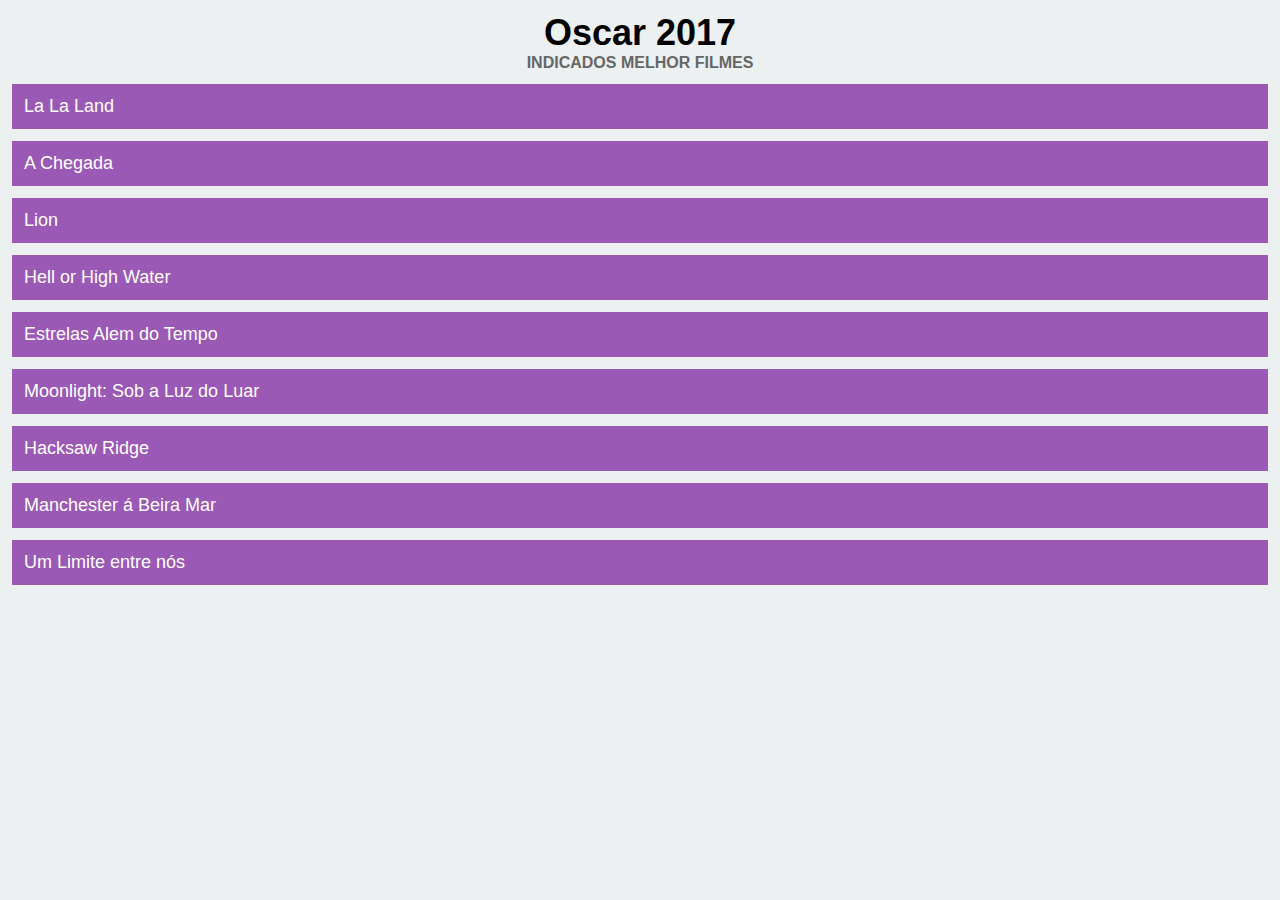
<file: Projeto 001/index.html>
<!DOCTYPE html>
<html lang="pt-br">
    <head>
        <meta charset="UTF-8">
        <title>Oscar 2999</title>
        <link rel="stylesheet" href="estilo.css">
    </head>

    <body>
      <h1>Oscar 2017</h1>
      <h2>Indicados Melhor Filmes</h2>
      
      <ul>
          <li>La La Land</li>
          <li>A Chegada</li>
          <li>Lion</li>
          <li>Hell or High Water</li>
          <li>Estrelas Alem do Tempo</li>
          <li>Moonlight: Sob a Luz do Luar</li>
          <li>Hacksaw Ridge</li>
          <li>Manchester á Beira Mar</li>
          <li>Um Limite entre nós</li>
      </ul>
</body>
</html>
</file>
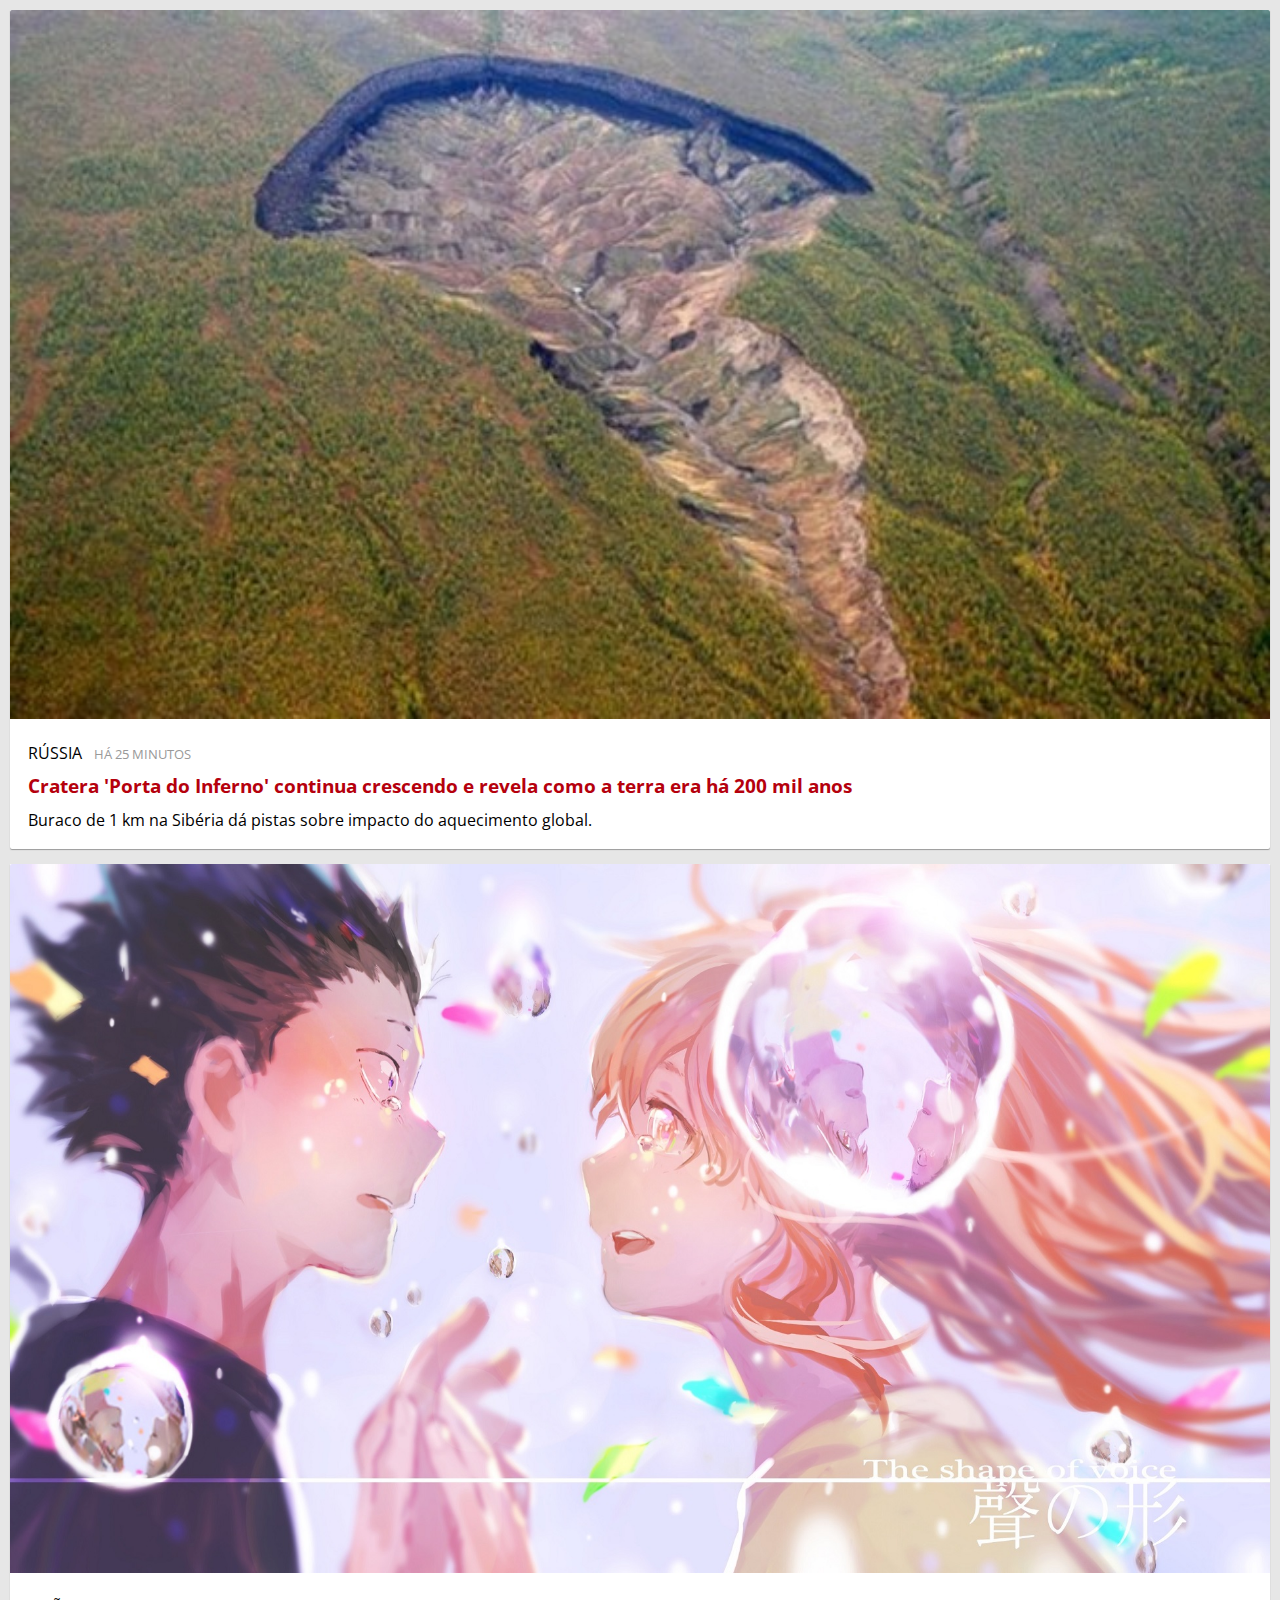
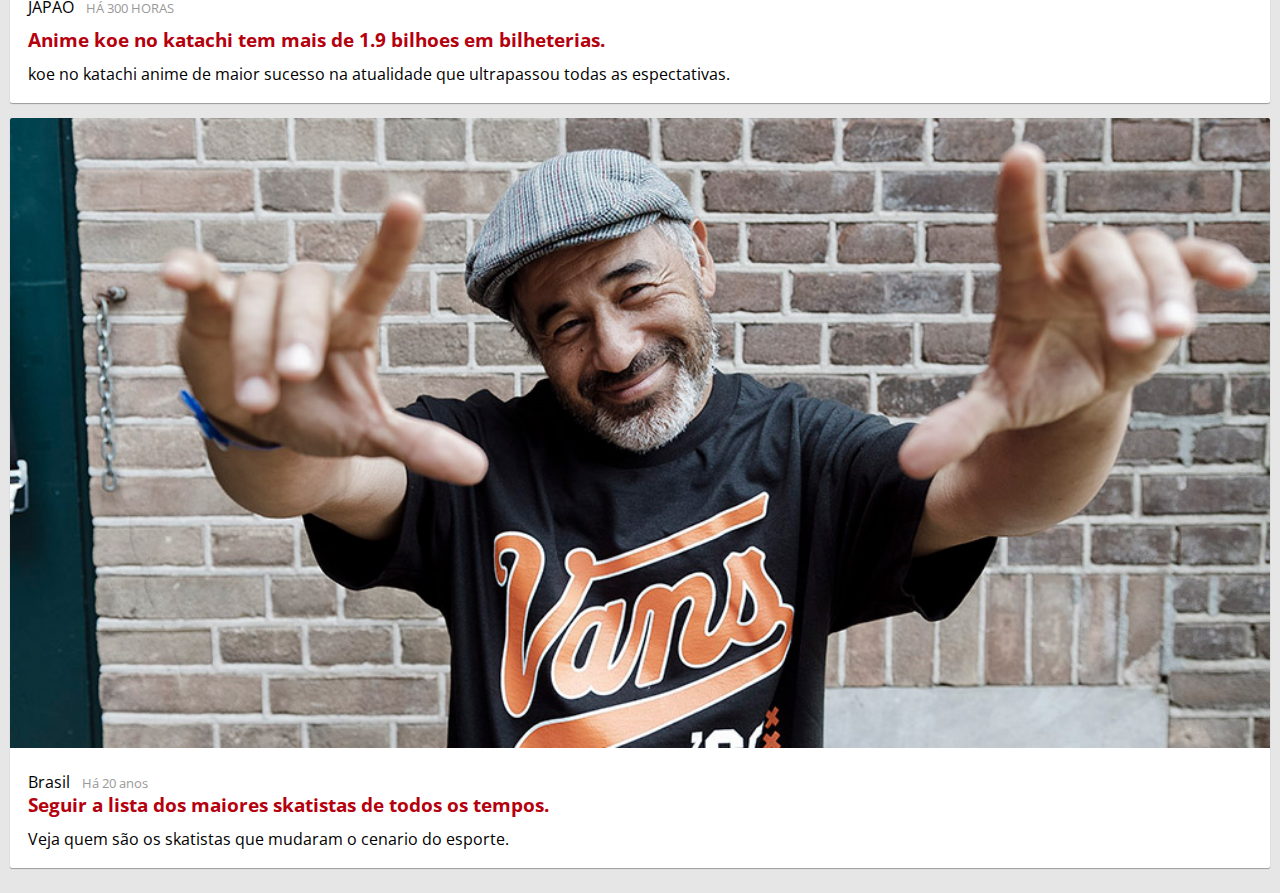
<file: Projeto 002/index.html>
<!DOCTYPE html>
<html lang="pt-br">
<head>
    <meta charset="UTF-8">
    <title>Projeto 002</title>
    
    <link href="http://fonts.googleapis.com/css?family=Open+Sans" rel="stylesheet">
    
    <link rel="stylesheet" href="estilo.css">
    
    
</head>
<body>
   
   <div class="noticia">
       
       <a href="http://bit.ly/pm-proj002-noticia">
           <img src="cratera.jpg" alt="foto da cratera">
       </a>
       
       <div class="texto">
       
       <div class="detalhes">
           <span class="local">Rússia</span>
           <span class="quando">Há 25 minutos</span>
       </div>
       
       <h2>
           <a href="http://bit.ly/pm-proj002-noticia">
               Cratera 'Porta do Inferno' continua crescendo e revela como a terra era há 200 mil anos
           </a>
       </h2>
       
       <p>
           Buraco de 1 km na Sibéria dá pistas sobre impacto do aquecimento global.
       </p>
       </div>
       
   </div>
   <div class="noticia">
       
       <a href="http://www.intoxianime.com/category/koe-no-katachi/">
           <img src="Anime.jpg" alt="foto do anime">
       </a>
       
       <div class="texto">
           
           <div class="detalhes">
               <span class="local">Japão</span>
               <span class="quando">Há 300 horas</span>
           </div>
           
           <h2>
               <a href="http://www.intoxianime.com/category/koe-no-katachi/">
                   Anime koe no katachi tem mais de 1.9 bilhoes em bilheterias.
               </a>
           </h2>
           
           <p>
               koe no katachi anime de maior sucesso na atualidade que ultrapassou todas as espectativas.
           </p>
       </div>
   </div>
    
    <div class="noticia">
        <a href="https://top10mais.org/top-10-melhores-skatistas-de-todos-os-tempos/">
            <img src="Steve.jpg" alt="foto de skate">
        </a>
        
        <div class="texto">
           
           <div class="detalhe">
               <span class="local">Brasil</span>
               <span class="quando">Há 20 anos</span>
           </div>
            
            <h2>
                <a href="https://top10mais.org/top-10-melhores-skatistas-de-todos-os-tempos/">
                    Seguir a lista dos maiores skatistas de todos os tempos.
                </a>
            </h2>
            
            <p>
                Veja quem são os skatistas que mudaram o cenario do esporte.
            </p>
        </div>
    </div>
</body>
</html>
</file>
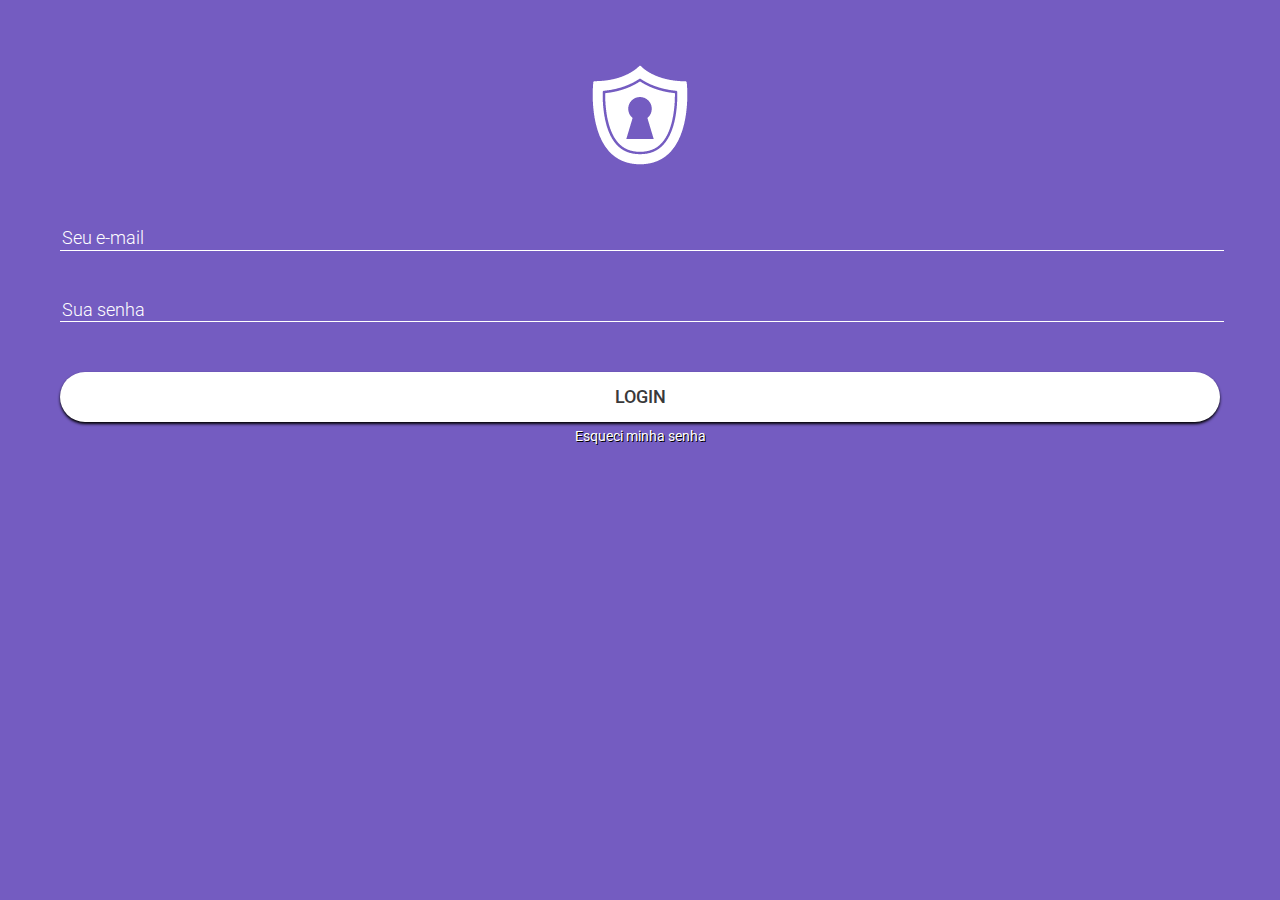
<file: Projeto 003/index.html>
<!DOCTYPE html>
<html lang="pt-br">
<head>
    <meta charset="UTF-8">
    <title>Login</title>
    
    <link rel="stylesheet" href="normalize.css">
    
    <link rel="stylesheet" href="estilo.css">
    
    <link href="https://fonts.googleapis.com/css?family=Roboto:300,400,500" rel="stylesheet">
    
</head>
      
<body>
  <img src="Logo.png">
     
<form action="">
    <input type="e-mail" placeholder="Seu e-mail">
    <input type="password" placeholder="Sua senha">
    <button>login</button>
</form>
   <a href="senha.html">Esqueci minha senha</a>
   
   
</body>
</html>
</file>
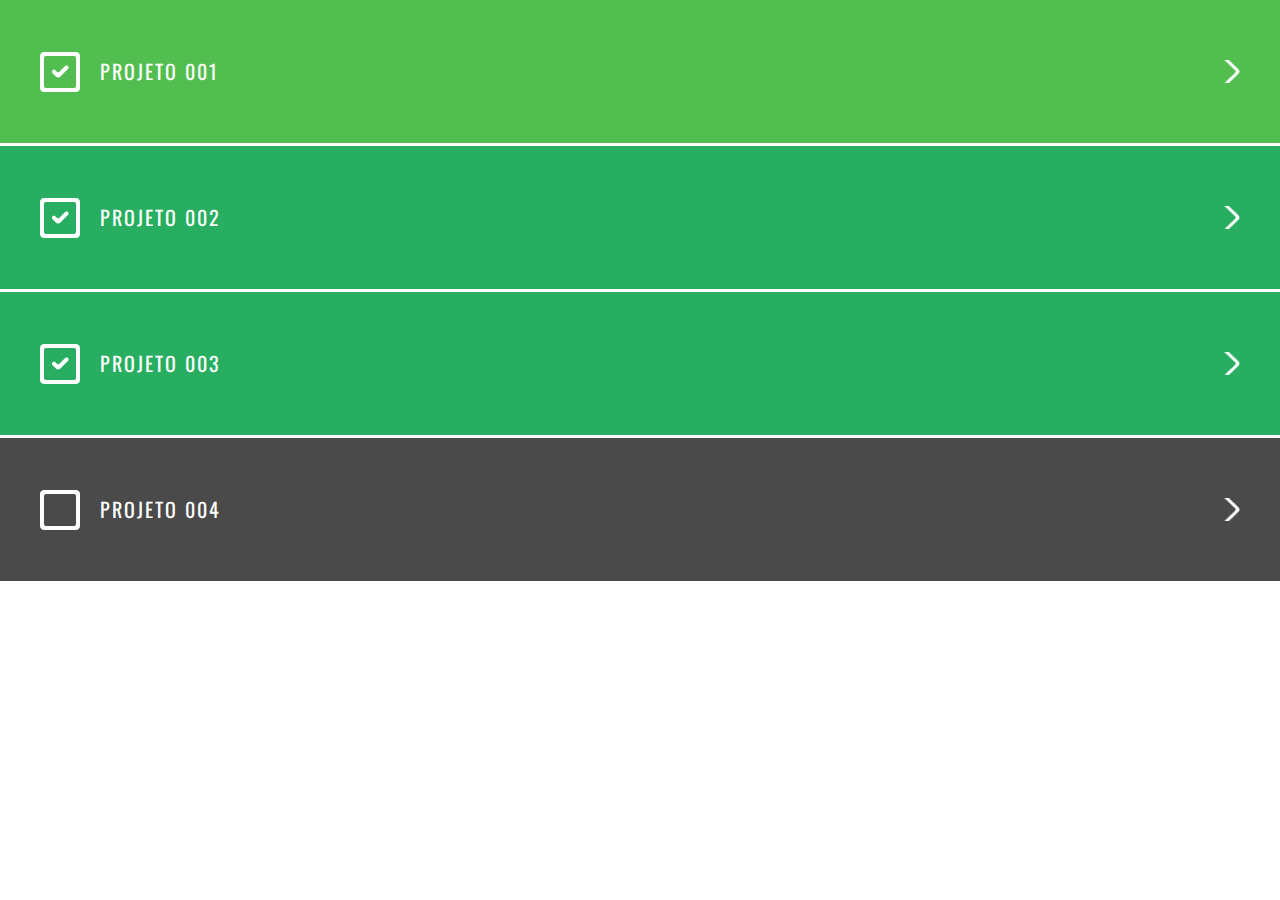
<file: Projeto 004/index.html>
<!DOCTYPE html>
<html lang="pt-br">
<head>
    <meta charset="UTF-8">
    <title>Projeto 004</title>
    <link rel="stylesheet" href="normalize.css">
    <link href="https://fonts.googleapis.com/css?family=Oswald:500" rel="stylesheet">
    <link rel="stylesheet" href="estilo.css">
</head>
<body>
    <ul>
        <li class="feito">
        <a href="../Projeto%20001/">Projeto 001</a>
        </li>
        <li class="feito">
        <a href="../Projeto%20002/">Projeto 002</a>
        </li>
        <li class="feito">
        <a href="../Projeto%20003/">Projeto 003</a>
        </li>
        <li><a href="../Projeto%20004/">Projeto 004</a></li>
    </ul>
</body>
</html>
</file>
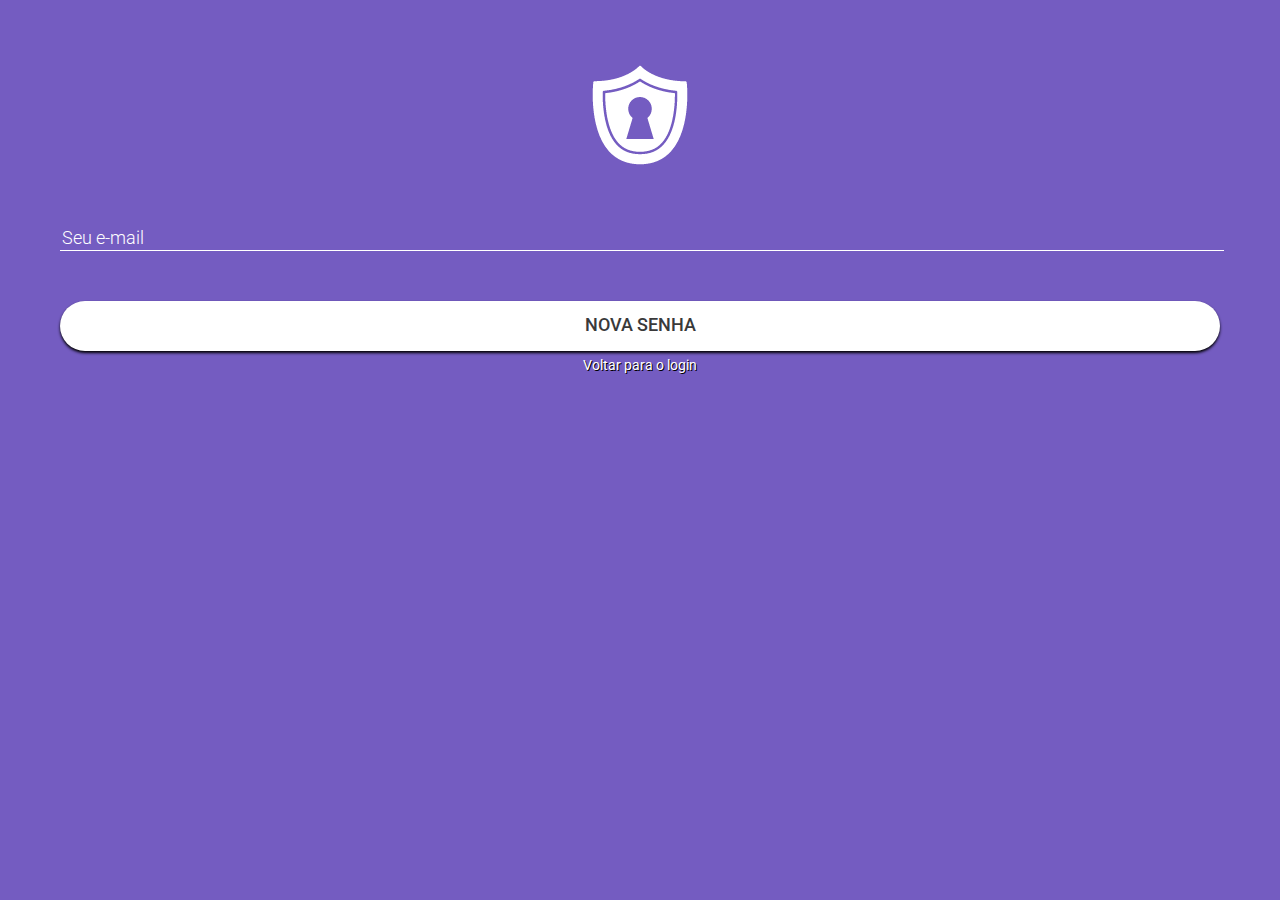
<file: Projeto 003/senha.html>
<!DOCTYPE html>
<html lang="pt-br">
<head>
    <meta charset="UTF-8">
    <title>Login</title>
    
    <link rel="stylesheet" href="normalize.css">
    
    <link rel="stylesheet" href="estilo.css">
    
    <link href="https://fonts.googleapis.com/css?family=Roboto:300,400,500" rel="stylesheet">
    
</head>
      
<body>
  <img src="Logo.png">
     
<form action="">
    <input type="email" placeholder="Seu e-mail">
    <button>Nova Senha</button>
</form>
   <a href="index.html">Voltar para o login</a>
   
   
</body>
</html>
</file>
<file: Projeto 001/estilo.css>
* {
    margin: 0;
    padding: 0;
    
}

li {
    list-style-type: none;
    background-color: #9b59b6;
    color: #ffffff;
    margin-bottom: 12px;
    padding: 12px;
}
body {
    background-color: #ecf0f1;
    padding: 12px;
    font-family: arial;
    font-size: 18px;
}
h1 {
    text-align: center;
}

h2{
    text-align: center;
    text-transform: uppercase;
    color: #666;
    font-size: 16px;
    margin-bottom: 12px;
}
</file>
<file: Projeto 002/estilo.css>
* {
    margin: 0;
    padding: 0;
}

body {
    background-color: #e6e6e6;
    padding: 10px;
    font-family: 'Open Sans';
}

.noticia {
    background-color: #fff;
    border-radius: 0 0 2px 2px;
    box-shadow: 0px 1px 1px #999999;
    margin-bottom: 15px;
}
.noticia img {
    width: 100%;
    border-radius: 2px 2px 0 0;
}

.noticia .texto {
    padding: 18px;
}

.noticia .detalhes {
 margin-bottom: 10px;  
 text-transform: uppercase;
    
}

.noticia h2{
    margin-bottom: 10px;
    font-size: 19px;
    line-height: 25px;
}

.noticia h2 a{
    text-decoration: none;
    color: #b5000d;
}

.notcia .local{
    font-weight: bold;
}

.noticia .quando {
    color: #999999;
    font-size: 13px;
    margin-left: 8px;
}
</file>
<file: Projeto 003/estilo.css>
body {
    background-color: #745cc1;
    text-align: center;
    -webkit-font-smoothing: antialiased;
    
}


img {
    margin-top: 65px;
}

input {
    display: block;
    margin-bottom: 50px;
    width: 100%;
    background-color: transparent;
    border: none;
    border-bottom: 1px solid #fff;
    color: #fff;
    
}
button {
    
    width: 100%;
    background-color: #fff;
    height: 50px;
    border-radius: 40px;
    text-transform: uppercase;
    box-shadow: 0 2px 3px 0px #000;
    border: none;
    color: #39393a;
    font-weight: 500;
    font-size: 18px;
    font-family: 'Roboto', sans-serif;
}

a{
    color: #fff;
    text-decoration: none;
    text-shadow: 1px 1px #000;
    font-size: 14px;
    font-weight: 400; 
    font-family: "Roboto", sans-serif;
   
}

form {
    padding: 60px 60px 5px 60px;
}

::-webkit-input-placeholder {
    color: #fff;
    font-family: 'Roboto', sans-serif;
    font-size: 18px;
    font-weight: 300;
}
</file>
<file: Projeto 004/estilo.css>
ul {
    padding: 0;
    margin: 0;
    
}

li {
    list-style-type: none;
    background-color: #4a4a4a;
    margin-bottom: 3px;
    padding: 60px 40px 60px 100px;
    background-image: url('pendente.png');
    background-repeat: no-repeat;
    background-position: 40px center;

    
}

li:hover {
   background-color: #6e6e6e;
}

li.feito{
    background-color: #27ae60;
    background-image: url('feito.png');
   
}

li.feito:hover{
     background-color: #52be4f;
}

a {
    color: #fff;
    text-decoration: none;
    display: block;
    background-image: url('seta.png');
    background-repeat: no-repeat;
    background-position: right center;
    font-family: 'Oswald', sans-serif;
    font-size: 20px;
    text-transform: uppercase;
    letter-spacing: 2px;
    -webkit-font-moothing: antialiased;
}
</file>
